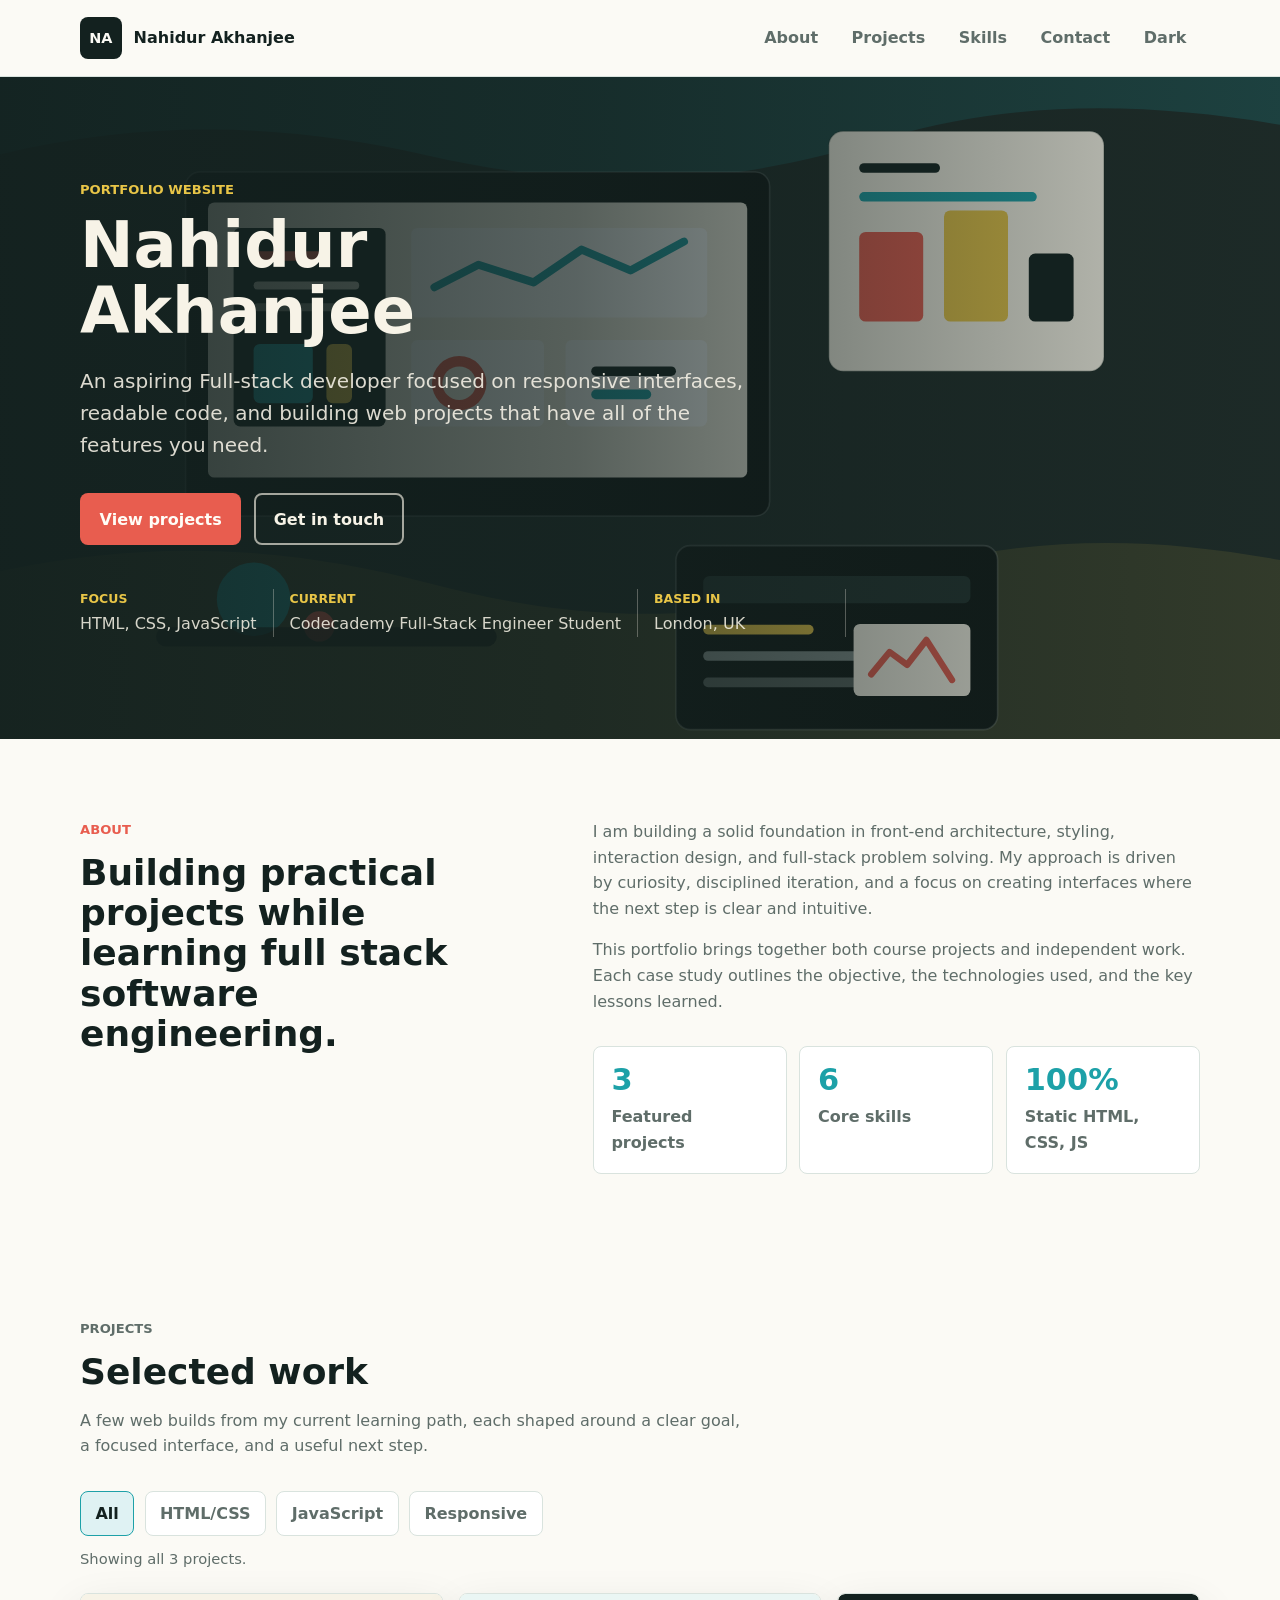
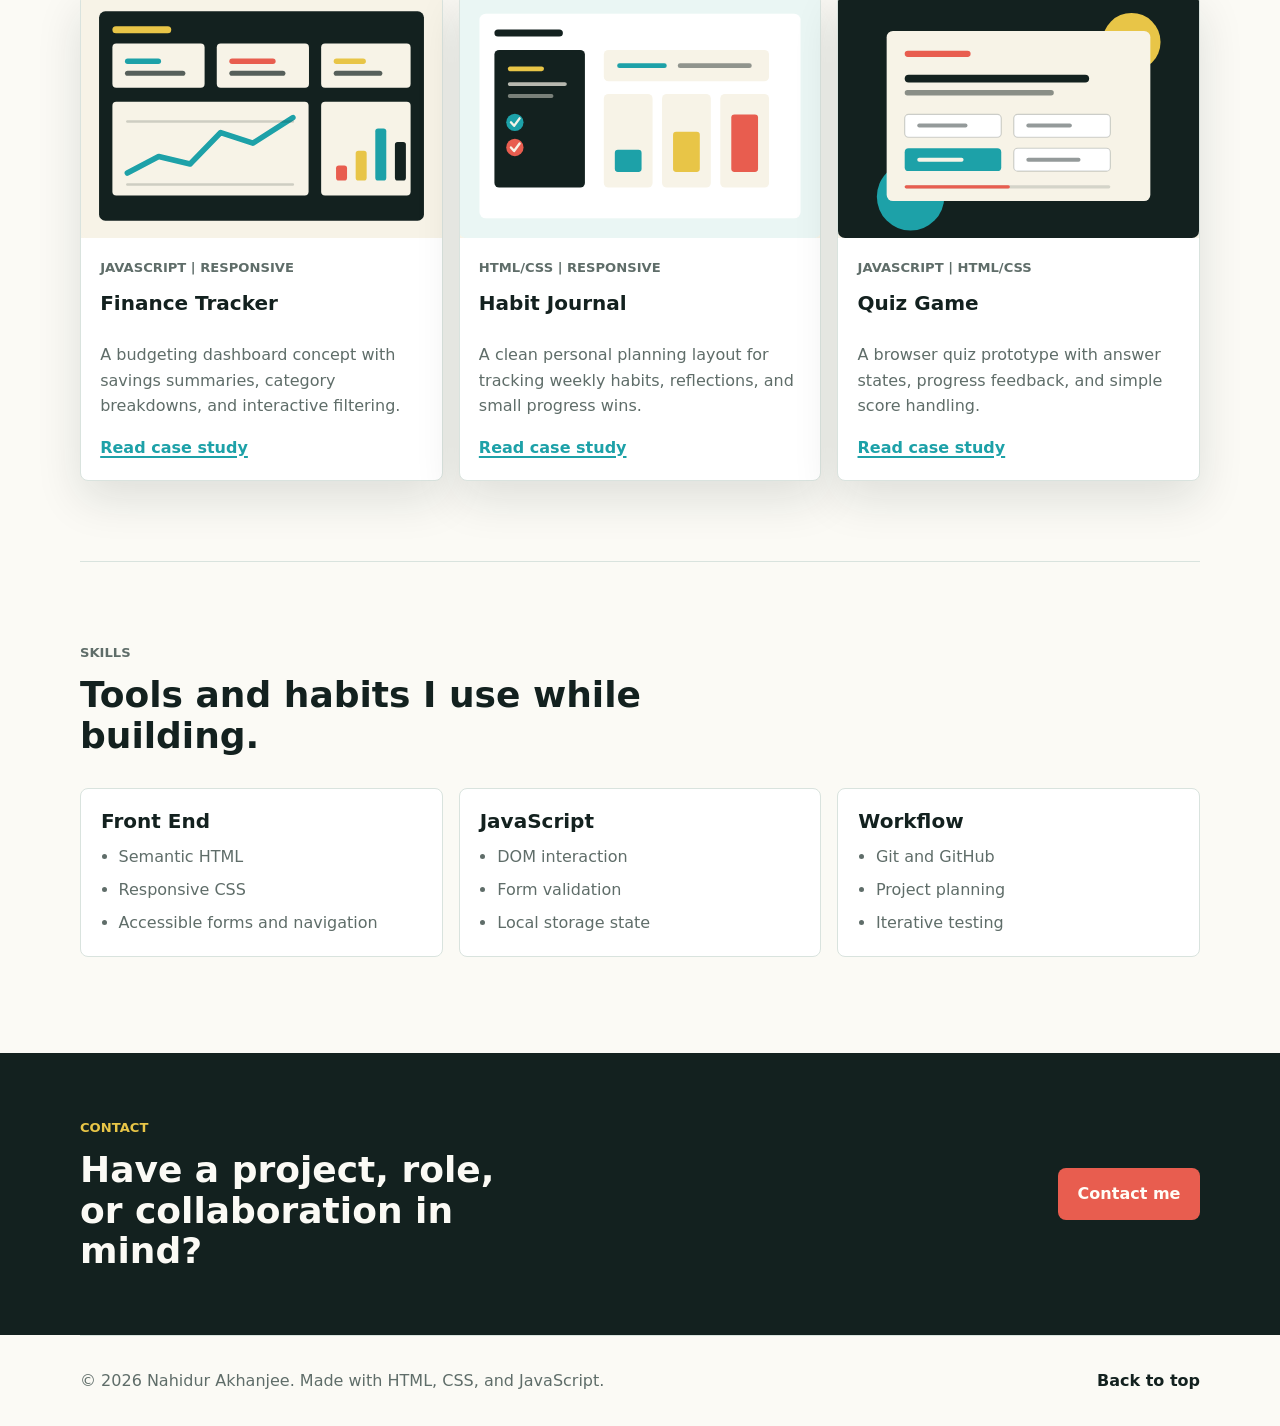
<file: index.html>
<!DOCTYPE html>
<html lang="en">

<head>
  <meta charset="UTF-8" />
  <meta name="viewport" content="width=device-width, initial-scale=1.0" />
  <meta name="description"
    content="Portfolio website for Nahidur Akhanjee, a full-stack developer building clear and useful web experiences." />
  <title>Nahidur Akhanjee | Portfolio</title>
  <link rel="stylesheet" href="style.css" />
  <script src="script.js" defer></script>
</head>

<body data-page="home">
  <a class="skip-link" href="#main-content">Skip to content</a>

  <header class="site-header">
    <div class="header-inner">
      <a class="site-logo" href="index.html" aria-label="Nahidur Akhanjee home">
        <span class="logo-mark">NA</span>
        <span>Nahidur Akhanjee</span>
      </a>

      <button class="nav-toggle" type="button" aria-controls="primary-nav" aria-expanded="false">
        <span class="visually-hidden">Menu</span>
        <span class="nav-toggle-line"></span>
        <span class="nav-toggle-line"></span>
        <span class="nav-toggle-line"></span>
      </button>

      <nav class="primary-nav" id="primary-nav" aria-label="Primary navigation">
        <a href="#about">About</a>
        <a href="#projects">Projects</a>
        <a href="#skills">Skills</a>
        <a href="contact.html">Contact</a>
        <button class="theme-toggle" type="button" data-theme-toggle aria-pressed="false">
          Theme
        </button>
      </nav>
    </div>
  </header>

  <main id="main-content">
    <section class="hero" aria-labelledby="hero-title">
      <div class="hero-content reveal">
        <p class="eyebrow">Portfolio Website</p>
        <h1 id="hero-title">Nahidur Akhanjee</h1>
        <p class="hero-lede">
          An aspiring Full-stack developer focused on responsive interfaces, readable code,
          and building web projects that have all of the features you need.
        </p>
        <div class="hero-actions" aria-label="Portfolio actions">
          <a class="button button-primary" href="#projects">View projects</a>
          <a class="button button-secondary" href="contact.html">Get in touch</a>
        </div>
        <dl class="hero-meta" aria-label="Portfolio summary">
          <div>
            <dt>Focus</dt>
            <dd>HTML, CSS, JavaScript</dd>
          </div>
          <div>
            <dt>Current</dt>
            <dd>Codecademy Full-Stack Engineer Student</dd>
          </div>
          <div>
            <dt>Based in</dt>
            <dd>London, UK</dd>
          </div>
        </dl>
      </div>
    </section>

    <section class="section split-section reveal" id="about" aria-labelledby="about-title">
      <div>
        <p class="section-kicker">About</p>
        <h2 id="about-title">Building practical projects while learning full stack software engineering.</h2>
      </div>
      <div class="copy-stack">
        <p>
          I am building a solid foundation in front-end architecture, styling, interaction design, and full-stack
          problem solving. My approach is driven
          by curiosity, disciplined iteration, and a focus on creating interfaces where
          the next step is clear and intuitive.
        </p>
        <p>
          This portfolio brings together both course projects and independent work.
          Each case study outlines the objective, the technologies used, and the key
          lessons learned.
        </p>
        <div class="metrics" aria-label="Portfolio metrics">
          <div class="metric">
            <strong>3</strong>
            <span>Featured projects</span>
          </div>
          <div class="metric">
            <strong>6</strong>
            <span>Core skills</span>
          </div>
          <div class="metric">
            <strong>100%</strong>
            <span>Static HTML, CSS, JS</span>
          </div>
        </div>
      </div>
    </section>

    <section class="section projects-section" id="projects" aria-labelledby="projects-title">
      <div class="section-heading reveal">
        <p class="section-kicker">Projects</p>
        <h2 id="projects-title">Selected work</h2>
        <p>
          A few web builds from my current learning path, each shaped around
          a clear goal, a focused interface, and a useful next step.
        </p>
      </div>

      <div class="filter-bar reveal" aria-label="Project filters">
        <button class="filter-button is-active" type="button" data-filter="all">
          All
        </button>
        <button class="filter-button" type="button" data-filter="html-css">
          HTML/CSS
        </button>
        <button class="filter-button" type="button" data-filter="javascript">
          JavaScript
        </button>
        <button class="filter-button" type="button" data-filter="responsive">
          Responsive
        </button>
      </div>
      <p class="project-status" data-project-status aria-live="polite">Showing all projects.</p>

      <div class="project-grid">
        <article class="project-card reveal" data-project-card data-categories="javascript responsive">
          <a class="project-visual" href="projects/finance-tracker.html" aria-label="Open Finance Tracker project">
            <img src="assets/finance-tracker.svg" alt="Finance tracker dashboard preview" />
          </a>
          <div class="project-card-body">
            <p class="tag-list">JavaScript | Responsive</p>
            <h3>Finance Tracker</h3>
            <p>
              A budgeting dashboard concept with savings summaries, category
              breakdowns, and interactive filtering.
            </p>
            <a class="text-link" href="projects/finance-tracker.html">Read case study</a>
          </div>
        </article>

        <article class="project-card reveal" data-project-card data-categories="html-css responsive">
          <a class="project-visual" href="projects/habit-journal.html" aria-label="Open Habit Journal project">
            <img src="assets/habit-journal.svg" alt="Habit journal weekly planner preview" />
          </a>
          <div class="project-card-body">
            <p class="tag-list">HTML/CSS | Responsive</p>
            <h3>Habit Journal</h3>
            <p>
              A clean personal planning layout for tracking weekly habits,
              reflections, and small progress wins.
            </p>
            <a class="text-link" href="projects/habit-journal.html">Read case study</a>
          </div>
        </article>

        <article class="project-card reveal" data-project-card data-categories="javascript html-css">
          <a class="project-visual" href="projects/quiz-game.html" aria-label="Open Quiz Game project">
            <img src="assets/quiz-game.svg" alt="Quiz game interface preview" />
          </a>
          <div class="project-card-body">
            <p class="tag-list">JavaScript | HTML/CSS</p>
            <h3>Quiz Game</h3>
            <p>
              A browser quiz prototype with answer states, progress feedback,
              and simple score handling.
            </p>
            <a class="text-link" href="projects/quiz-game.html">Read case study</a>
          </div>
        </article>
      </div>
    </section>

    <section class="section skills-section reveal" id="skills" aria-labelledby="skills-title">
      <div class="section-heading">
        <p class="section-kicker">Skills</p>
        <h2 id="skills-title">Tools and habits I use while building.</h2>
      </div>
      <div class="skill-grid">
        <div class="skill-group">
          <h3>Front End</h3>
          <ul>
            <li>Semantic HTML</li>
            <li>Responsive CSS</li>
            <li>Accessible forms and navigation</li>
          </ul>
        </div>
        <div class="skill-group">
          <h3>JavaScript</h3>
          <ul>
            <li>DOM interaction</li>
            <li>Form validation</li>
            <li>Local storage state</li>
          </ul>
        </div>
        <div class="skill-group">
          <h3>Workflow</h3>
          <ul>
            <li>Git and GitHub</li>
            <li>Project planning</li>
            <li>Iterative testing</li>
          </ul>
        </div>
      </div>
    </section>

    <section class="contact-band reveal" aria-labelledby="contact-cta-title">
      <div>
        <p class="section-kicker">Contact</p>
        <h2 id="contact-cta-title">Have a project, role, or collaboration in mind?</h2>
      </div>
      <a class="button button-primary" href="contact.html">Contact me</a>
    </section>
  </main>

  <footer class="site-footer">
    <p>&copy; <span data-current-year></span> Nahidur Akhanjee. Made with HTML, CSS, and JavaScript.</p>
    <a href="#main-content">Back to top</a>
  </footer>
</body>

</html>
</file>
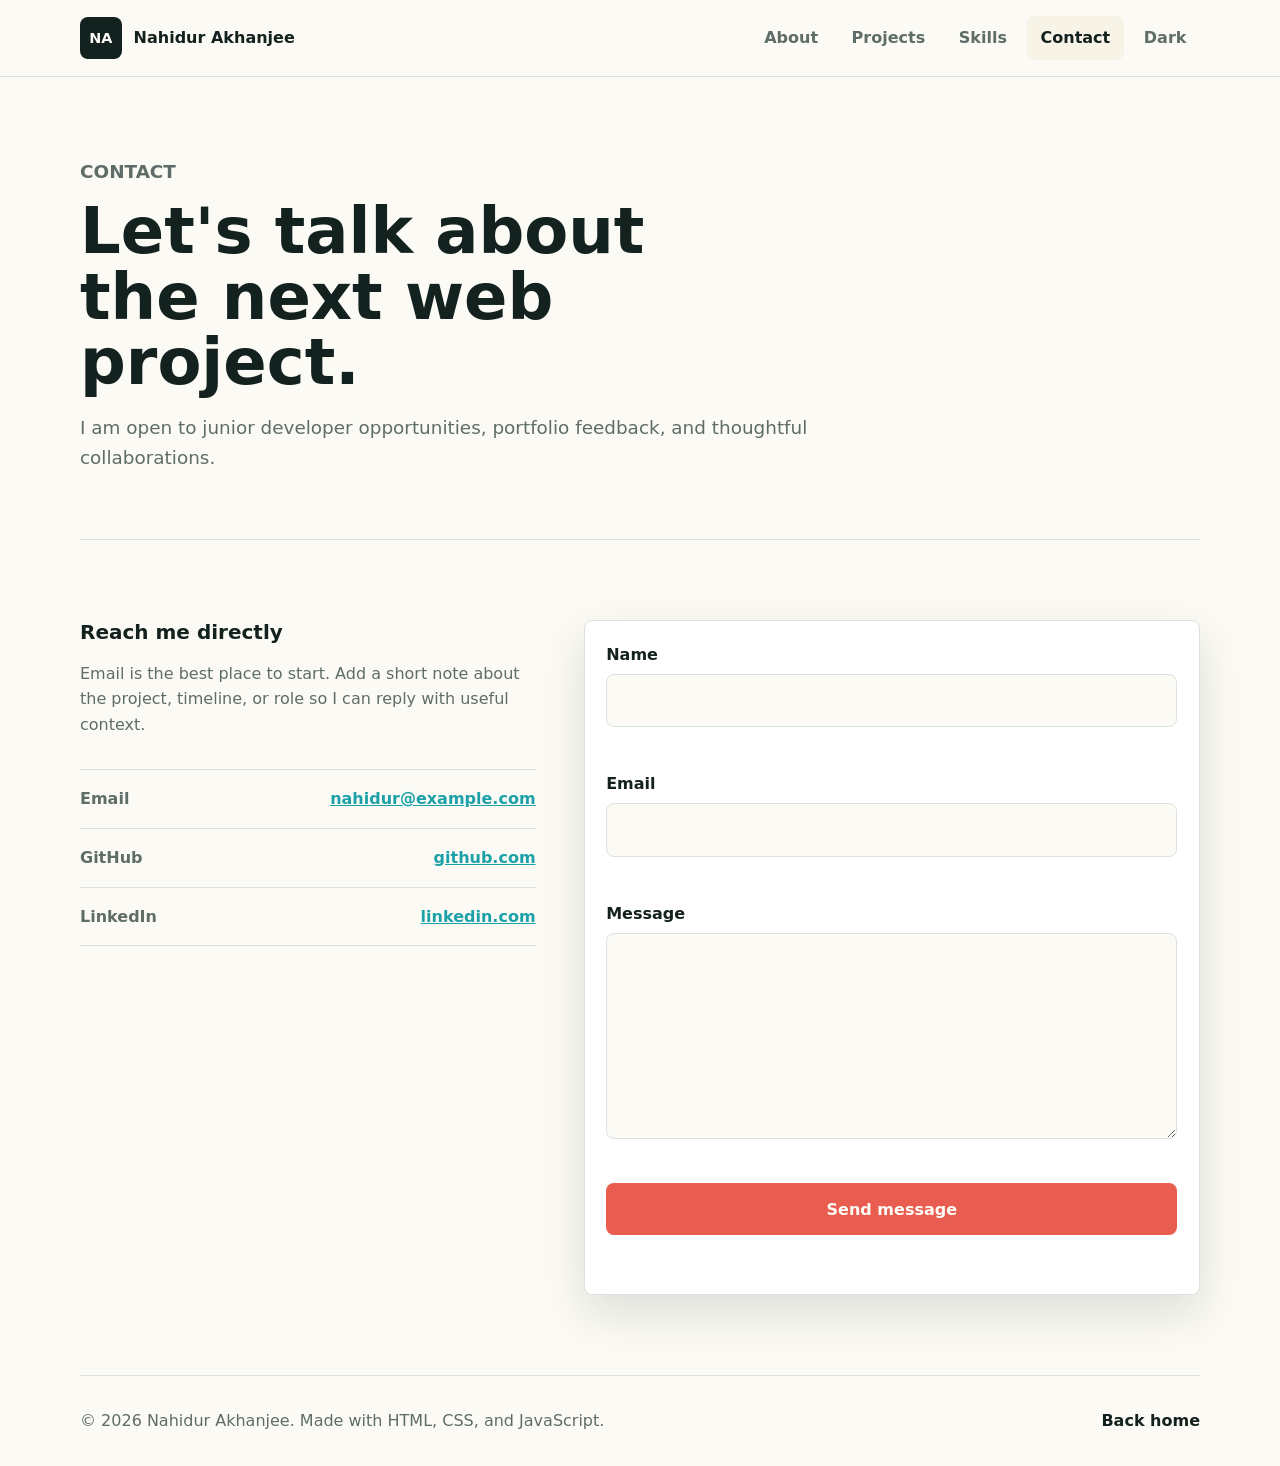
<file: contact.html>
<!DOCTYPE html>
<html lang="en">
  <head>
    <meta charset="UTF-8" />
    <meta name="viewport" content="width=device-width, initial-scale=1.0" />
    <meta
      name="description"
      content="Contact Nahidur Akhanjee about web development projects, roles, or collaborations."
    />
    <title>Contact | Nahidur Akhanjee</title>
    <link rel="stylesheet" href="style.css" />
    <script src="script.js" defer></script>
  </head>
  <body data-page="contact">
    <a class="skip-link" href="#main-content">Skip to content</a>

    <header class="site-header">
      <div class="header-inner">
        <a class="site-logo" href="index.html" aria-label="Nahidur Akhanjee home">
          <span class="logo-mark">NA</span>
          <span>Nahidur Akhanjee</span>
        </a>

        <button
          class="nav-toggle"
          type="button"
          aria-controls="primary-nav"
          aria-expanded="false"
        >
          <span class="visually-hidden">Menu</span>
          <span class="nav-toggle-line"></span>
          <span class="nav-toggle-line"></span>
          <span class="nav-toggle-line"></span>
        </button>

        <nav class="primary-nav" id="primary-nav" aria-label="Primary navigation">
          <a href="index.html#about">About</a>
          <a href="index.html#projects">Projects</a>
          <a href="index.html#skills">Skills</a>
          <a href="contact.html" aria-current="page">Contact</a>
          <button class="theme-toggle" type="button" data-theme-toggle aria-pressed="false">
            Theme
          </button>
        </nav>
      </div>
    </header>

    <main id="main-content">
      <section class="page-hero reveal" aria-labelledby="contact-title">
        <p class="eyebrow">Contact</p>
        <h1 id="contact-title">Let's talk about the next web project.</h1>
        <p>
          I am open to junior developer opportunities, portfolio feedback, and
          thoughtful collaborations.
        </p>
      </section>

      <section class="section contact-layout reveal" aria-label="Contact options">
        <div class="contact-details">
          <h2>Reach me directly</h2>
          <p>
            Email is the best place to start. Add a short note about the project,
            timeline, or role so I can reply with useful context.
          </p>
          <ul class="contact-list">
            <li>
              <span>Email</span>
              <a href="mailto:nahidur@example.com">nahidur@example.com</a>
            </li>
            <li>
              <span>GitHub</span>
              <a href="https://github.com/" target="_blank" rel="noreferrer">github.com</a>
            </li>
            <li>
              <span>LinkedIn</span>
              <a href="https://www.linkedin.com/" target="_blank" rel="noreferrer">linkedin.com</a>
            </li>
          </ul>
        </div>

        <form class="contact-form" data-contact-form novalidate>
          <div class="form-field">
            <label for="name">Name</label>
            <input id="name" name="name" type="text" autocomplete="name" required />
            <p class="field-error" id="name-error" data-error-for="name"></p>
          </div>

          <div class="form-field">
            <label for="email">Email</label>
            <input id="email" name="email" type="email" autocomplete="email" required />
            <p class="field-error" id="email-error" data-error-for="email"></p>
          </div>

          <div class="form-field">
            <label for="message">Message</label>
            <textarea id="message" name="message" rows="7" required></textarea>
            <p class="field-error" id="message-error" data-error-for="message"></p>
          </div>

          <button class="button button-primary" type="submit">Send message</button>
          <p class="form-status" data-form-status aria-live="polite"></p>
        </form>
      </section>
    </main>

    <footer class="site-footer">
      <p>&copy; <span data-current-year></span> Nahidur Akhanjee. Made with HTML, CSS, and JavaScript.</p>
      <a href="index.html">Back home</a>
    </footer>
  </body>
</html>
</file>
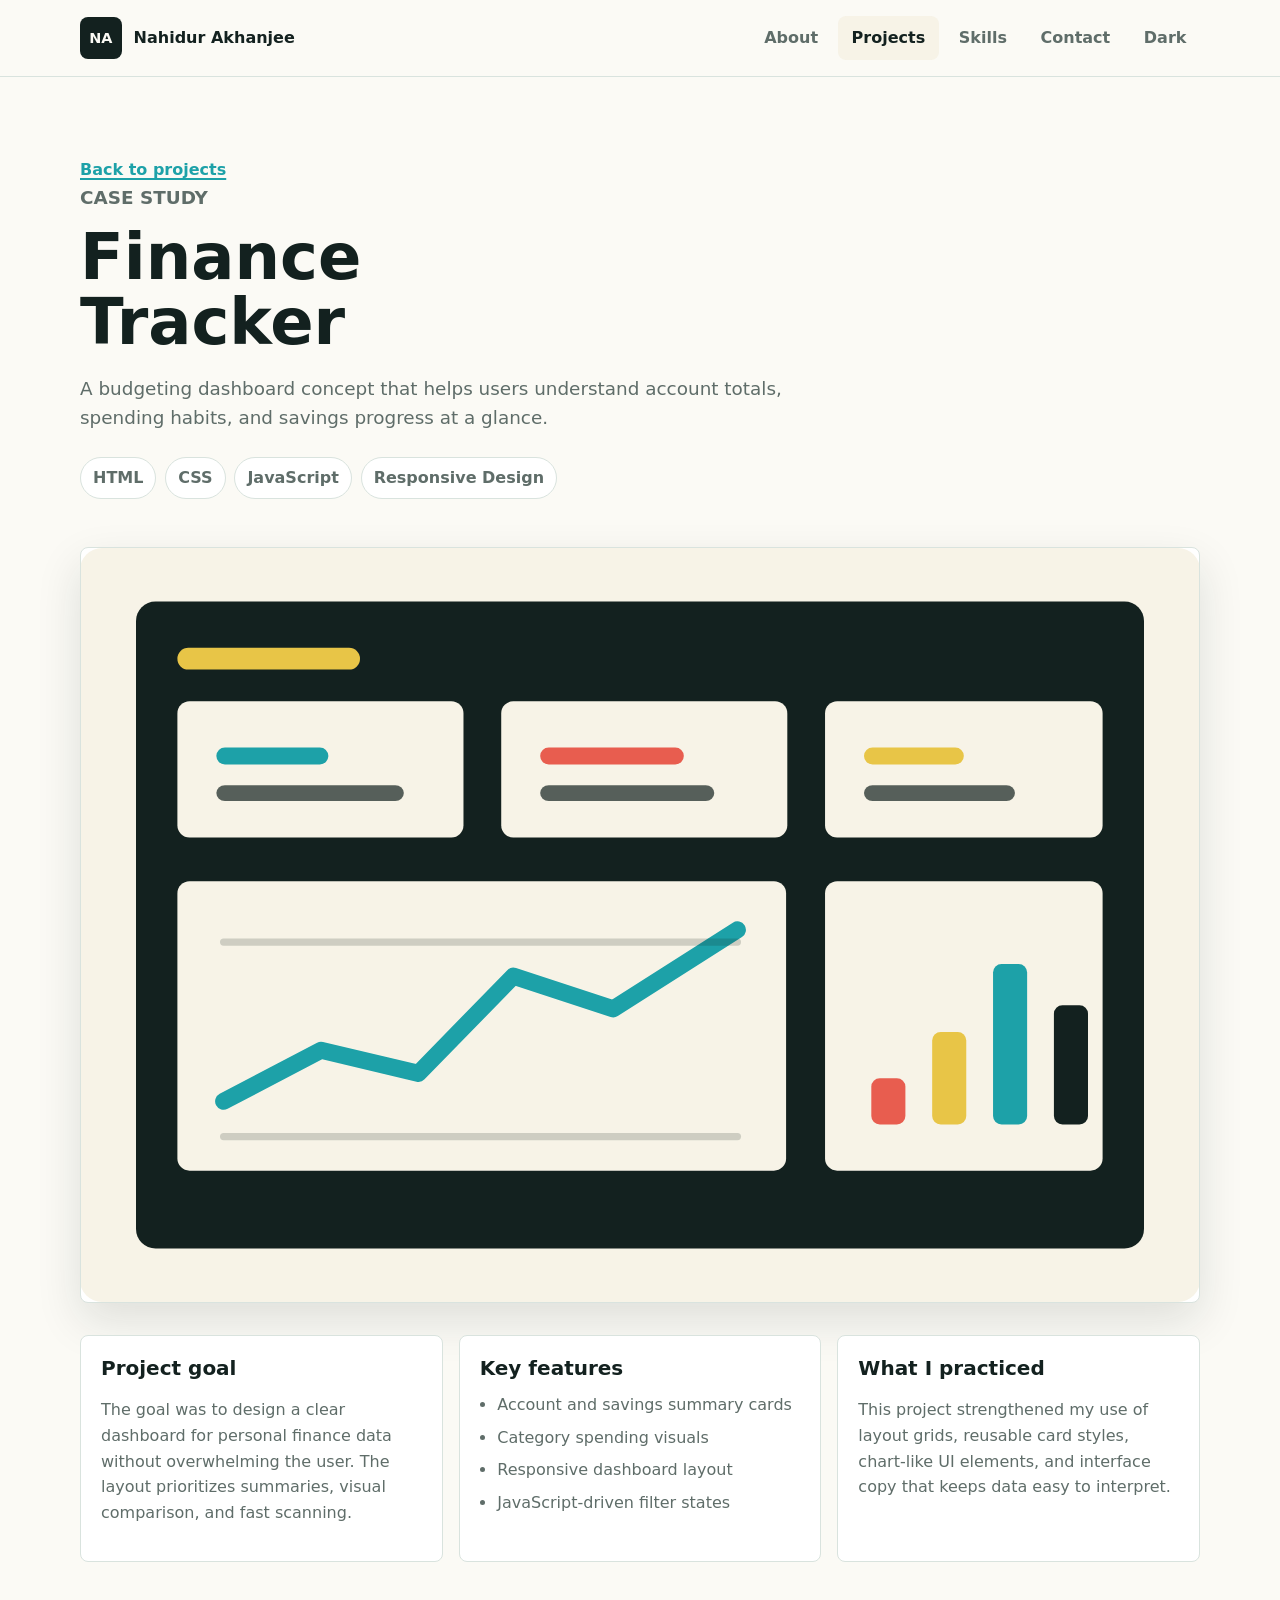
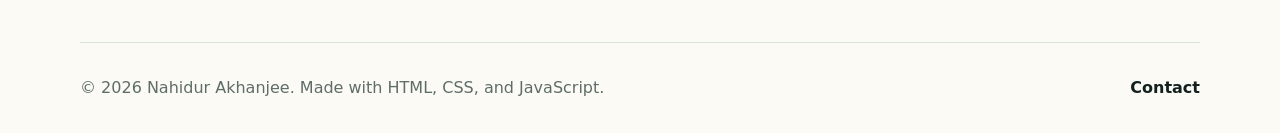
<file: projects/finance-tracker.html>
<!DOCTYPE html>
<html lang="en">
  <head>
    <meta charset="UTF-8" />
    <meta name="viewport" content="width=device-width, initial-scale=1.0" />
    <meta
      name="description"
      content="Finance Tracker case study by Nahidur Akhanjee, built with HTML, CSS, and JavaScript."
    />
    <title>Finance Tracker | Nahidur Akhanjee</title>
    <link rel="stylesheet" href="../style.css" />
    <script src="../script.js" defer></script>
  </head>
  <body data-page="project">
    <a class="skip-link" href="#main-content">Skip to content</a>

    <header class="site-header">
      <div class="header-inner">
        <a class="site-logo" href="../index.html" aria-label="Nahidur Akhanjee home">
          <span class="logo-mark">NA</span>
          <span>Nahidur Akhanjee</span>
        </a>

        <button
          class="nav-toggle"
          type="button"
          aria-controls="primary-nav"
          aria-expanded="false"
        >
          <span class="visually-hidden">Menu</span>
          <span class="nav-toggle-line"></span>
          <span class="nav-toggle-line"></span>
          <span class="nav-toggle-line"></span>
        </button>

        <nav class="primary-nav" id="primary-nav" aria-label="Primary navigation">
          <a href="../index.html#about">About</a>
          <a href="../index.html#projects" aria-current="page">Projects</a>
          <a href="../index.html#skills">Skills</a>
          <a href="../contact.html">Contact</a>
          <button class="theme-toggle" type="button" data-theme-toggle aria-pressed="false">
            Theme
          </button>
        </nav>
      </div>
    </header>

    <main id="main-content">
      <article class="project-detail">
        <header class="project-detail-hero reveal">
          <a class="text-link" href="../index.html#projects">Back to projects</a>
          <p class="eyebrow">Case Study</p>
          <h1>Finance Tracker</h1>
          <p>
            A budgeting dashboard concept that helps users understand account
            totals, spending habits, and savings progress at a glance.
          </p>
          <ul class="pill-list" aria-label="Technologies used">
            <li>HTML</li>
            <li>CSS</li>
            <li>JavaScript</li>
            <li>Responsive Design</li>
          </ul>
        </header>

        <img
          class="detail-image reveal"
          src="../assets/finance-tracker.svg"
          alt="Finance tracker dashboard preview"
        />

        <div class="project-detail-grid reveal">
          <section>
            <h2>Project goal</h2>
            <p>
              The goal was to design a clear dashboard for personal finance data
              without overwhelming the user. The layout prioritizes summaries,
              visual comparison, and fast scanning.
            </p>
          </section>
          <section>
            <h2>Key features</h2>
            <ul class="checked-list">
              <li>Account and savings summary cards</li>
              <li>Category spending visuals</li>
              <li>Responsive dashboard layout</li>
              <li>JavaScript-driven filter states</li>
            </ul>
          </section>
          <section>
            <h2>What I practiced</h2>
            <p>
              This project strengthened my use of layout grids, reusable card
              styles, chart-like UI elements, and interface copy that keeps data
              easy to interpret.
            </p>
          </section>
        </div>
      </article>
    </main>

    <footer class="site-footer">
      <p>&copy; <span data-current-year></span> Nahidur Akhanjee. Made with HTML, CSS, and JavaScript.</p>
      <a href="../contact.html">Contact</a>
    </footer>
  </body>
</html>
</file>
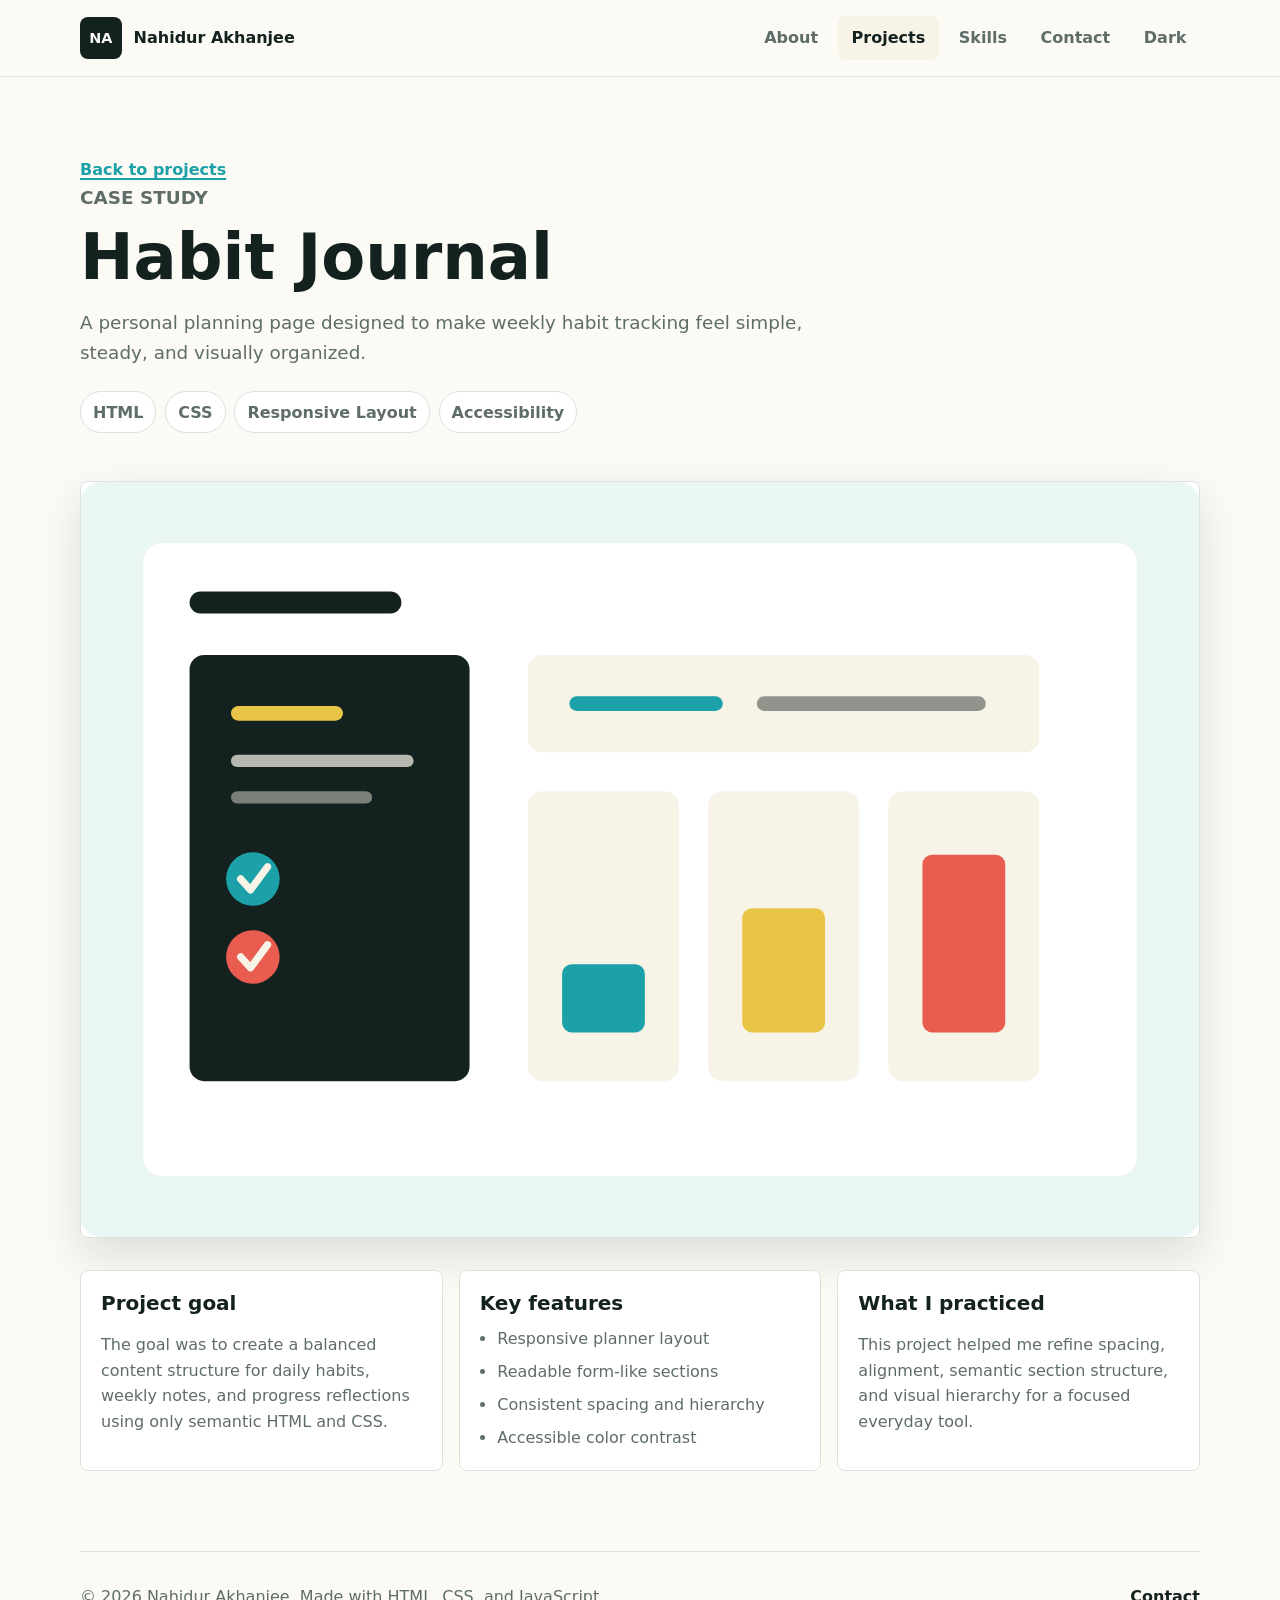
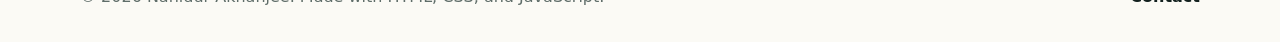
<file: projects/habit-journal.html>
<!DOCTYPE html>
<html lang="en">
  <head>
    <meta charset="UTF-8" />
    <meta name="viewport" content="width=device-width, initial-scale=1.0" />
    <meta
      name="description"
      content="Habit Journal case study by Nahidur Akhanjee, built with semantic HTML and responsive CSS."
    />
    <title>Habit Journal | Nahidur Akhanjee</title>
    <link rel="stylesheet" href="../style.css" />
    <script src="../script.js" defer></script>
  </head>
  <body data-page="project">
    <a class="skip-link" href="#main-content">Skip to content</a>

    <header class="site-header">
      <div class="header-inner">
        <a class="site-logo" href="../index.html" aria-label="Nahidur Akhanjee home">
          <span class="logo-mark">NA</span>
          <span>Nahidur Akhanjee</span>
        </a>

        <button
          class="nav-toggle"
          type="button"
          aria-controls="primary-nav"
          aria-expanded="false"
        >
          <span class="visually-hidden">Menu</span>
          <span class="nav-toggle-line"></span>
          <span class="nav-toggle-line"></span>
          <span class="nav-toggle-line"></span>
        </button>

        <nav class="primary-nav" id="primary-nav" aria-label="Primary navigation">
          <a href="../index.html#about">About</a>
          <a href="../index.html#projects" aria-current="page">Projects</a>
          <a href="../index.html#skills">Skills</a>
          <a href="../contact.html">Contact</a>
          <button class="theme-toggle" type="button" data-theme-toggle aria-pressed="false">
            Theme
          </button>
        </nav>
      </div>
    </header>

    <main id="main-content">
      <article class="project-detail">
        <header class="project-detail-hero reveal">
          <a class="text-link" href="../index.html#projects">Back to projects</a>
          <p class="eyebrow">Case Study</p>
          <h1>Habit Journal</h1>
          <p>
            A personal planning page designed to make weekly habit tracking feel
            simple, steady, and visually organized.
          </p>
          <ul class="pill-list" aria-label="Technologies used">
            <li>HTML</li>
            <li>CSS</li>
            <li>Responsive Layout</li>
            <li>Accessibility</li>
          </ul>
        </header>

        <img
          class="detail-image reveal"
          src="../assets/habit-journal.svg"
          alt="Habit journal weekly planner preview"
        />

        <div class="project-detail-grid reveal">
          <section>
            <h2>Project goal</h2>
            <p>
              The goal was to create a balanced content structure for daily
              habits, weekly notes, and progress reflections using only semantic
              HTML and CSS.
            </p>
          </section>
          <section>
            <h2>Key features</h2>
            <ul class="checked-list">
              <li>Responsive planner layout</li>
              <li>Readable form-like sections</li>
              <li>Consistent spacing and hierarchy</li>
              <li>Accessible color contrast</li>
            </ul>
          </section>
          <section>
            <h2>What I practiced</h2>
            <p>
              This project helped me refine spacing, alignment, semantic section
              structure, and visual hierarchy for a focused everyday tool.
            </p>
          </section>
        </div>
      </article>
    </main>

    <footer class="site-footer">
      <p>&copy; <span data-current-year></span> Nahidur Akhanjee. Made with HTML, CSS, and JavaScript.</p>
      <a href="../contact.html">Contact</a>
    </footer>
  </body>
</html>
</file>
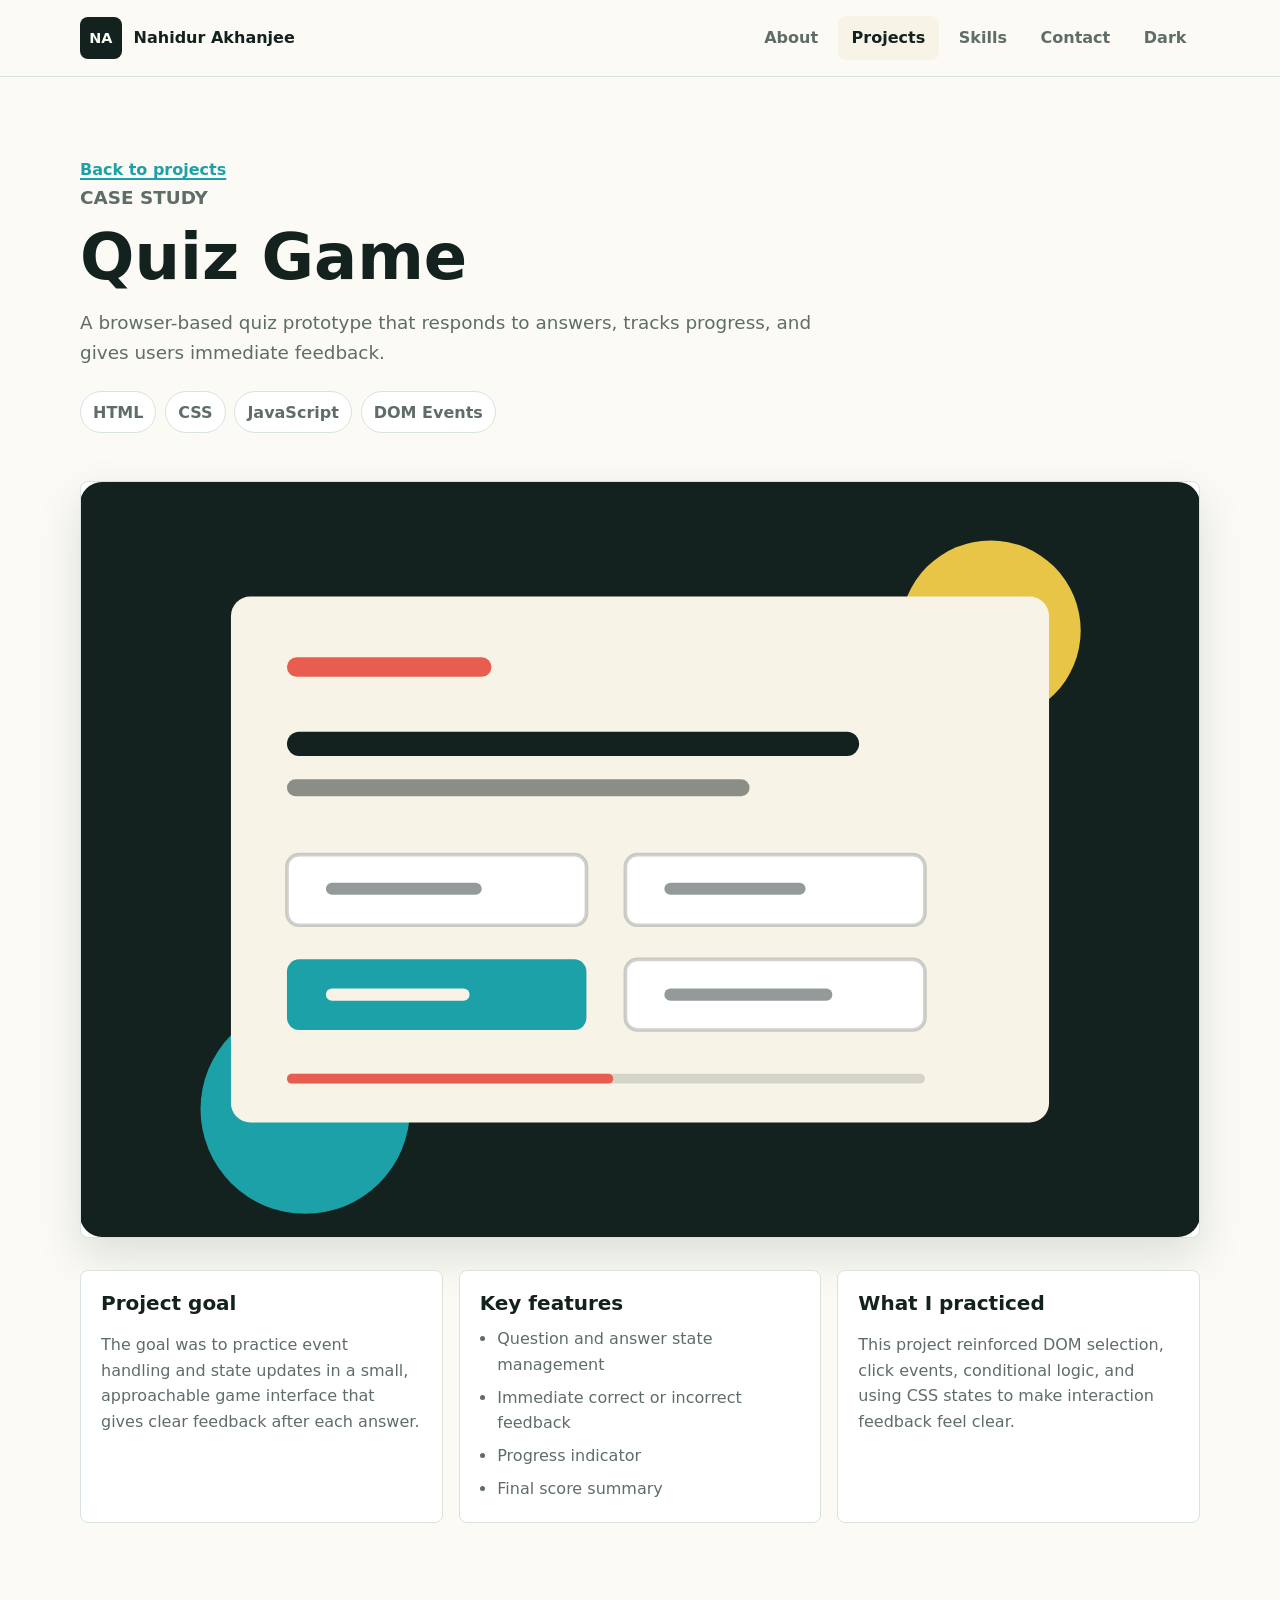
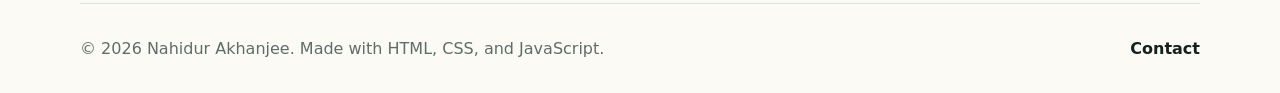
<file: projects/quiz-game.html>
<!DOCTYPE html>
<html lang="en">
  <head>
    <meta charset="UTF-8" />
    <meta name="viewport" content="width=device-width, initial-scale=1.0" />
    <meta
      name="description"
      content="Quiz Game case study by Nahidur Akhanjee, built with HTML, CSS, and JavaScript."
    />
    <title>Quiz Game | Nahidur Akhanjee</title>
    <link rel="stylesheet" href="../style.css" />
    <script src="../script.js" defer></script>
  </head>
  <body data-page="project">
    <a class="skip-link" href="#main-content">Skip to content</a>

    <header class="site-header">
      <div class="header-inner">
        <a class="site-logo" href="../index.html" aria-label="Nahidur Akhanjee home">
          <span class="logo-mark">NA</span>
          <span>Nahidur Akhanjee</span>
        </a>

        <button
          class="nav-toggle"
          type="button"
          aria-controls="primary-nav"
          aria-expanded="false"
        >
          <span class="visually-hidden">Menu</span>
          <span class="nav-toggle-line"></span>
          <span class="nav-toggle-line"></span>
          <span class="nav-toggle-line"></span>
        </button>

        <nav class="primary-nav" id="primary-nav" aria-label="Primary navigation">
          <a href="../index.html#about">About</a>
          <a href="../index.html#projects" aria-current="page">Projects</a>
          <a href="../index.html#skills">Skills</a>
          <a href="../contact.html">Contact</a>
          <button class="theme-toggle" type="button" data-theme-toggle aria-pressed="false">
            Theme
          </button>
        </nav>
      </div>
    </header>

    <main id="main-content">
      <article class="project-detail">
        <header class="project-detail-hero reveal">
          <a class="text-link" href="../index.html#projects">Back to projects</a>
          <p class="eyebrow">Case Study</p>
          <h1>Quiz Game</h1>
          <p>
            A browser-based quiz prototype that responds to answers, tracks
            progress, and gives users immediate feedback.
          </p>
          <ul class="pill-list" aria-label="Technologies used">
            <li>HTML</li>
            <li>CSS</li>
            <li>JavaScript</li>
            <li>DOM Events</li>
          </ul>
        </header>

        <img
          class="detail-image reveal"
          src="../assets/quiz-game.svg"
          alt="Quiz game interface preview"
        />

        <div class="project-detail-grid reveal">
          <section>
            <h2>Project goal</h2>
            <p>
              The goal was to practice event handling and state updates in a
              small, approachable game interface that gives clear feedback after
              each answer.
            </p>
          </section>
          <section>
            <h2>Key features</h2>
            <ul class="checked-list">
              <li>Question and answer state management</li>
              <li>Immediate correct or incorrect feedback</li>
              <li>Progress indicator</li>
              <li>Final score summary</li>
            </ul>
          </section>
          <section>
            <h2>What I practiced</h2>
            <p>
              This project reinforced DOM selection, click events, conditional
              logic, and using CSS states to make interaction feedback feel clear.
            </p>
          </section>
        </div>
      </article>
    </main>

    <footer class="site-footer">
      <p>&copy; <span data-current-year></span> Nahidur Akhanjee. Made with HTML, CSS, and JavaScript.</p>
      <a href="../contact.html">Contact</a>
    </footer>
  </body>
</html>
</file>
<file: style.css>
:root {
  color-scheme: light;
  --bg: #fbfaf5;
  --surface: #ffffff;
  --surface-strong: #f7f3e7;
  --ink: #13211f;
  --muted: #5f6d69;
  --line: #d9e3de;
  --accent: #e85d4f;
  --teal: #1da1a8;
  --gold: #e8c547;
  --success: #247a4d;
  --danger: #b3261e;
  --shadow: 0 18px 46px rgba(19, 33, 31, 0.12);
  --max-width: 1120px;
  --header-height: 76px;
}

:root[data-theme="dark"] {
  color-scheme: dark;
  --bg: #101816;
  --surface: #16221f;
  --surface-strong: #20312d;
  --ink: #f7f3e7;
  --muted: #becbc7;
  --line: #34504a;
  --accent: #ff8a7d;
  --teal: #5ccbd0;
  --gold: #f0d86a;
  --success: #83d6a4;
  --danger: #ff9a91;
  --shadow: 0 18px 46px rgba(0, 0, 0, 0.28);
}

* {
  box-sizing: border-box;
}

html {
  scroll-behavior: smooth;
}

body {
  margin: 0;
  background: var(--bg);
  color: var(--ink);
  font-family: Inter, ui-sans-serif, system-ui, -apple-system, BlinkMacSystemFont, "Segoe UI", sans-serif;
  font-size: 1rem;
  line-height: 1.6;
}

body.nav-open {
  overflow: hidden;
}

img {
  display: block;
  max-width: 100%;
}

a {
  color: inherit;
}

button,
input,
textarea {
  font: inherit;
}

button {
  cursor: pointer;
}

ul,
ol {
  padding-left: 1.2rem;
}

::selection {
  background: var(--gold);
  color: #13211f;
}

.skip-link {
  position: absolute;
  left: 1rem;
  top: 1rem;
  z-index: 100;
  transform: translateY(-160%);
  background: var(--ink);
  color: var(--bg);
  padding: 0.7rem 1rem;
  border-radius: 6px;
}

.skip-link:focus {
  transform: translateY(0);
}

.visually-hidden {
  position: absolute;
  width: 1px;
  height: 1px;
  padding: 0;
  margin: -1px;
  overflow: hidden;
  clip: rect(0, 0, 0, 0);
  white-space: nowrap;
  border: 0;
}

.site-header {
  position: sticky;
  top: 0;
  z-index: 20;
  min-height: var(--header-height);
  background: color-mix(in srgb, var(--bg) 88%, transparent);
  border-bottom: 1px solid var(--line);
  backdrop-filter: blur(18px);
}

.header-inner {
  width: min(100% - 2rem, var(--max-width));
  min-height: var(--header-height);
  margin: 0 auto;
  display: flex;
  align-items: center;
  justify-content: space-between;
  gap: 1rem;
}

.site-logo {
  display: inline-flex;
  align-items: center;
  gap: 0.75rem;
  text-decoration: none;
  font-weight: 800;
}

.logo-mark {
  display: inline-grid;
  place-items: center;
  width: 2.6rem;
  height: 2.6rem;
  border-radius: 8px;
  background: var(--ink);
  color: var(--bg);
  font-size: 0.9rem;
  line-height: 1;
}

.primary-nav {
  display: flex;
  align-items: center;
  gap: 0.4rem;
}

.primary-nav a,
.theme-toggle {
  min-height: 2.5rem;
  border: 0;
  border-radius: 8px;
  background: transparent;
  color: var(--muted);
  text-decoration: none;
  padding: 0.55rem 0.85rem;
  font-weight: 700;
}

.primary-nav a:hover,
.primary-nav a:focus-visible,
.primary-nav a[aria-current="page"],
.theme-toggle:hover,
.theme-toggle:focus-visible {
  color: var(--ink);
  background: var(--surface-strong);
  outline: none;
}

.theme-toggle[aria-pressed="true"] {
  color: var(--ink);
  box-shadow: inset 0 0 0 2px var(--line);
}

.nav-toggle {
  display: none;
  width: 2.75rem;
  height: 2.75rem;
  border: 1px solid var(--line);
  border-radius: 8px;
  background: var(--surface);
  color: var(--ink);
  place-items: center;
  gap: 0.25rem;
}

.nav-toggle-line {
  display: block;
  width: 1.2rem;
  height: 2px;
  background: currentColor;
  border-radius: 999px;
}

.hero {
  min-height: calc(82vh - var(--header-height));
  display: grid;
  align-items: center;
  padding: 5rem 1rem;
  background:
    linear-gradient(90deg, rgba(19, 33, 31, 0.92), rgba(19, 33, 31, 0.7) 45%, rgba(19, 33, 31, 0.18)),
    url("assets/portfolio-workspace.svg");
  background-position: center;
  background-size: cover;
  color: #f7f3e7;
}

.hero-content {
  width: min(100% - 2rem, var(--max-width));
  margin: 0 auto;
}

.eyebrow,
.section-kicker,
.tag-list {
  margin: 0 0 0.8rem;
  color: var(--accent);
  font-size: 0.82rem;
  font-weight: 900;
  text-transform: uppercase;
  letter-spacing: 0;
}

.hero .eyebrow {
  color: var(--gold);
}

.hero h1,
.page-hero h1,
.project-detail-hero h1 {
  margin: 0;
  max-width: 12ch;
  font-size: 4rem;
  line-height: 1.02;
  letter-spacing: 0;
}

.hero-lede {
  max-width: 43rem;
  margin: 1.35rem 0 0;
  color: rgba(247, 243, 231, 0.88);
  font-size: 1.25rem;
}

.hero-actions {
  display: flex;
  flex-wrap: wrap;
  gap: 0.8rem;
  margin-top: 2rem;
}

.button {
  display: inline-flex;
  align-items: center;
  justify-content: center;
  min-height: 2.9rem;
  border: 2px solid transparent;
  border-radius: 8px;
  padding: 0.7rem 1.1rem;
  text-decoration: none;
  font-weight: 900;
  transition: transform 180ms ease, background-color 180ms ease, border-color 180ms ease;
}

.button:hover,
.button:focus-visible {
  transform: translateY(-2px);
  outline: none;
}

.button-primary {
  background: var(--accent);
  color: #fffdf7;
}

.button-primary:hover,
.button-primary:focus-visible {
  background: #c94438;
}

.button-secondary {
  border-color: rgba(247, 243, 231, 0.64);
  color: #f7f3e7;
}

.button-secondary:hover,
.button-secondary:focus-visible {
  background: rgba(247, 243, 231, 0.12);
}

.hero-meta {
  display: flex;
  flex-wrap: wrap;
  gap: 1rem;
  margin: 2.7rem 0 0;
}

.hero-meta div {
  min-width: 12rem;
  padding: 0 1rem 0 0;
  border-right: 1px solid rgba(247, 243, 231, 0.3);
}

.hero-meta dt {
  color: var(--gold);
  font-size: 0.78rem;
  font-weight: 900;
  text-transform: uppercase;
  letter-spacing: 0;
}

.hero-meta dd {
  margin: 0.15rem 0 0;
  color: rgba(247, 243, 231, 0.86);
}

.section {
  width: min(100% - 2rem, var(--max-width));
  margin: 0 auto;
  padding: 5rem 0;
}

.split-section {
  display: grid;
  grid-template-columns: 0.85fr 1.15fr;
  gap: 4rem;
  align-items: start;
}

.section h2,
.contact-band h2 {
  margin: 0;
  font-size: 2.25rem;
  line-height: 1.12;
  letter-spacing: 0;
}

.section-heading {
  max-width: 42rem;
  margin-bottom: 2rem;
}

.section-heading p,
.copy-stack p,
.page-hero p,
.project-detail-hero p,
.project-detail-grid p,
.contact-details p {
  color: var(--muted);
}

.copy-stack p:first-child {
  margin-top: 0;
}

.metrics {
  display: grid;
  grid-template-columns: repeat(3, 1fr);
  gap: 0.8rem;
  margin-top: 2rem;
}

.metric {
  min-height: 7rem;
  padding: 1.1rem;
  border: 1px solid var(--line);
  border-radius: 8px;
  background: var(--surface);
}

.metric strong {
  display: block;
  color: var(--teal);
  font-size: 1.9rem;
  line-height: 1;
}

.metric span {
  display: block;
  margin-top: 0.55rem;
  color: var(--muted);
  font-weight: 700;
}

.projects-section {
  padding-top: 4rem;
}

.filter-bar {
  display: flex;
  flex-wrap: wrap;
  gap: 0.65rem;
  margin-bottom: 0.7rem;
}

.filter-button {
  min-height: 2.5rem;
  border: 1px solid var(--line);
  border-radius: 8px;
  background: var(--surface);
  color: var(--muted);
  padding: 0.55rem 0.9rem;
  font-weight: 800;
}

.filter-button:hover,
.filter-button:focus-visible,
.filter-button.is-active {
  border-color: var(--teal);
  background: color-mix(in srgb, var(--teal) 14%, var(--surface));
  color: var(--ink);
  outline: none;
}

.project-status {
  min-height: 1.5rem;
  margin: 0 0 1.35rem;
  color: var(--muted);
  font-size: 0.92rem;
}

.project-grid {
  display: grid;
  grid-template-columns: repeat(3, minmax(0, 1fr));
  gap: 1rem;
}

.project-card {
  display: flex;
  flex-direction: column;
  min-height: 100%;
  overflow: hidden;
  border: 1px solid var(--line);
  border-radius: 8px;
  background: var(--surface);
  box-shadow: var(--shadow);
}

.project-card[hidden] {
  display: none;
}

.project-visual {
  display: block;
  aspect-ratio: 1.48;
  overflow: hidden;
  background: var(--surface-strong);
}

.project-visual img {
  width: 100%;
  height: 100%;
  object-fit: cover;
  transition: transform 240ms ease;
}

.project-card:hover .project-visual img,
.project-card:focus-within .project-visual img {
  transform: scale(1.025);
}

.project-card-body {
  display: flex;
  flex-direction: column;
  flex: 1;
  padding: 1.2rem;
}

.project-card h3,
.skill-group h3,
.contact-details h2,
.project-detail-grid h2 {
  margin: 0 0 0.65rem;
  font-size: 1.25rem;
  line-height: 1.25;
}

.project-card p {
  color: var(--muted);
}

.project-card .text-link {
  margin-top: auto;
}

.text-link {
  color: var(--teal);
  font-weight: 900;
  text-decoration: underline;
  text-decoration-thickness: 0.12em;
  text-underline-offset: 0.2em;
}

.text-link:hover,
.text-link:focus-visible {
  color: var(--accent);
  outline: none;
}

.skills-section {
  border-top: 1px solid var(--line);
}

.skill-grid {
  display: grid;
  grid-template-columns: repeat(3, minmax(0, 1fr));
  gap: 1rem;
}

.skill-group {
  padding: 1.25rem;
  border: 1px solid var(--line);
  border-radius: 8px;
  background: var(--surface);
}

.skill-group ul,
.checked-list {
  margin: 0;
  padding-left: 1.1rem;
  color: var(--muted);
}

.skill-group li + li,
.checked-list li + li {
  margin-top: 0.45rem;
}

.contact-band {
  width: 100%;
  display: flex;
  align-items: center;
  justify-content: space-between;
  gap: 2rem;
  margin-top: 1rem;
  padding: 4rem max(1rem, calc((100vw - var(--max-width)) / 2));
  background: var(--ink);
  color: var(--bg);
}

.contact-band .section-kicker {
  color: var(--gold);
}

.contact-band h2 {
  max-width: 17ch;
}

.site-footer {
  width: min(100% - 2rem, var(--max-width));
  margin: 0 auto;
  padding: 2rem 0;
  display: flex;
  align-items: center;
  justify-content: space-between;
  gap: 1rem;
  color: var(--muted);
  border-top: 1px solid var(--line);
}

.site-footer p {
  margin: 0;
}

.site-footer a {
  color: var(--ink);
  font-weight: 800;
  text-decoration: none;
}

.page-hero,
.project-detail-hero {
  width: min(100% - 2rem, var(--max-width));
  margin: 0 auto;
  padding: 5rem 0 3rem;
}

.page-hero {
  border-bottom: 1px solid var(--line);
}

.page-hero h1 {
  max-width: 14ch;
}

.page-hero p,
.project-detail-hero p {
  max-width: 48rem;
  font-size: 1.15rem;
}

.contact-layout {
  display: grid;
  grid-template-columns: 0.85fr 1.15fr;
  gap: 3rem;
  align-items: start;
}

.contact-list {
  list-style: none;
  margin: 2rem 0 0;
  padding: 0;
  border-top: 1px solid var(--line);
}

.contact-list li {
  display: flex;
  justify-content: space-between;
  gap: 1rem;
  padding: 1rem 0;
  border-bottom: 1px solid var(--line);
}

.contact-list span {
  color: var(--muted);
  font-weight: 800;
}

.contact-list a {
  color: var(--teal);
  font-weight: 900;
}

.contact-form {
  display: grid;
  gap: 1rem;
  padding: 1.35rem;
  border: 1px solid var(--line);
  border-radius: 8px;
  background: var(--surface);
  box-shadow: var(--shadow);
}

.form-field {
  display: grid;
  gap: 0.4rem;
}

.form-field label {
  font-weight: 900;
}

.form-field input,
.form-field textarea {
  width: 100%;
  border: 1px solid var(--line);
  border-radius: 8px;
  background: var(--bg);
  color: var(--ink);
  padding: 0.8rem 0.9rem;
}

.form-field input:focus,
.form-field textarea:focus {
  border-color: var(--teal);
  outline: 3px solid color-mix(in srgb, var(--teal) 22%, transparent);
}

.form-field.has-error input,
.form-field.has-error textarea {
  border-color: var(--danger);
}

.field-error,
.form-status {
  min-height: 1.35rem;
  margin: 0;
  color: var(--danger);
  font-size: 0.92rem;
}

.form-status.is-success {
  color: var(--success);
  font-weight: 800;
}

.project-detail {
  width: min(100% - 2rem, var(--max-width));
  margin: 0 auto;
  padding-bottom: 5rem;
}

.project-detail-hero {
  width: 100%;
}

.project-detail-hero h1 {
  margin-top: 0.6rem;
}

.pill-list {
  display: flex;
  flex-wrap: wrap;
  gap: 0.55rem;
  list-style: none;
  margin: 1.5rem 0 0;
  padding: 0;
}

.pill-list li {
  border: 1px solid var(--line);
  border-radius: 999px;
  background: var(--surface);
  color: var(--muted);
  padding: 0.45rem 0.75rem;
  font-weight: 800;
}

.detail-image {
  width: 100%;
  aspect-ratio: 1.48;
  object-fit: cover;
  border: 1px solid var(--line);
  border-radius: 8px;
  background: var(--surface);
  box-shadow: var(--shadow);
}

.project-detail-grid {
  display: grid;
  grid-template-columns: repeat(3, minmax(0, 1fr));
  gap: 1rem;
  margin-top: 2rem;
}

.project-detail-grid section {
  padding: 1.25rem;
  border: 1px solid var(--line);
  border-radius: 8px;
  background: var(--surface);
}

body.enable-reveal .reveal {
  opacity: 0;
  transform: translateY(18px);
  transition: opacity 480ms ease, transform 480ms ease;
}

body.enable-reveal .reveal.is-visible {
  opacity: 1;
  transform: translateY(0);
}

@media (prefers-reduced-motion: reduce) {
  html {
    scroll-behavior: auto;
  }

  *,
  *::before,
  *::after {
    transition-duration: 0.01ms !important;
    animation-duration: 0.01ms !important;
    animation-iteration-count: 1 !important;
  }
}

@media (max-width: 900px) {
  .nav-toggle {
    display: grid;
  }

  .primary-nav {
    position: fixed;
    inset: var(--header-height) 1rem auto 1rem;
    display: none;
    flex-direction: column;
    align-items: stretch;
    gap: 0.35rem;
    padding: 0.8rem;
    border: 1px solid var(--line);
    border-radius: 8px;
    background: var(--surface);
    box-shadow: var(--shadow);
  }

  body.nav-open .primary-nav {
    display: flex;
  }

  .primary-nav a,
  .theme-toggle {
    width: 100%;
    text-align: left;
  }

  .hero {
    min-height: calc(76vh - var(--header-height));
    padding: 4rem 1rem;
    background:
      linear-gradient(180deg, rgba(19, 33, 31, 0.92), rgba(19, 33, 31, 0.72)),
      url("assets/portfolio-workspace.svg");
    background-position: center;
    background-size: cover;
  }

  .hero h1,
  .page-hero h1,
  .project-detail-hero h1 {
    font-size: 3rem;
  }

  .hero-lede {
    font-size: 1.1rem;
  }

  .split-section,
  .contact-layout,
  .project-detail-grid {
    grid-template-columns: 1fr;
    gap: 2rem;
  }

  .metrics,
  .project-grid,
  .skill-grid {
    grid-template-columns: 1fr;
  }

  .contact-band,
  .site-footer {
    flex-direction: column;
    align-items: flex-start;
  }
}

@media (max-width: 560px) {
  :root {
    --header-height: 68px;
  }

  .header-inner {
    width: min(100% - 1.4rem, var(--max-width));
  }

  .site-logo span:last-child {
    display: none;
  }

  .hero {
    min-height: auto;
    padding: 3.6rem 0.7rem;
  }

  .hero h1,
  .page-hero h1,
  .project-detail-hero h1 {
    font-size: 2.35rem;
  }

  .section,
  .page-hero,
  .project-detail,
  .project-detail-hero {
    width: min(100% - 1.4rem, var(--max-width));
  }

  .section,
  .page-hero {
    padding: 3.5rem 0;
  }

  .section h2,
  .contact-band h2 {
    font-size: 1.9rem;
  }

  .hero-actions,
  .filter-bar {
    flex-direction: column;
  }

  .button,
  .filter-button {
    width: 100%;
  }

  .hero-meta {
    display: grid;
  }

  .hero-meta div {
    border-right: 0;
    border-bottom: 1px solid rgba(247, 243, 231, 0.24);
    padding: 0 0 0.85rem;
  }

  .contact-list li {
    flex-direction: column;
    gap: 0.2rem;
  }
}
</file>
